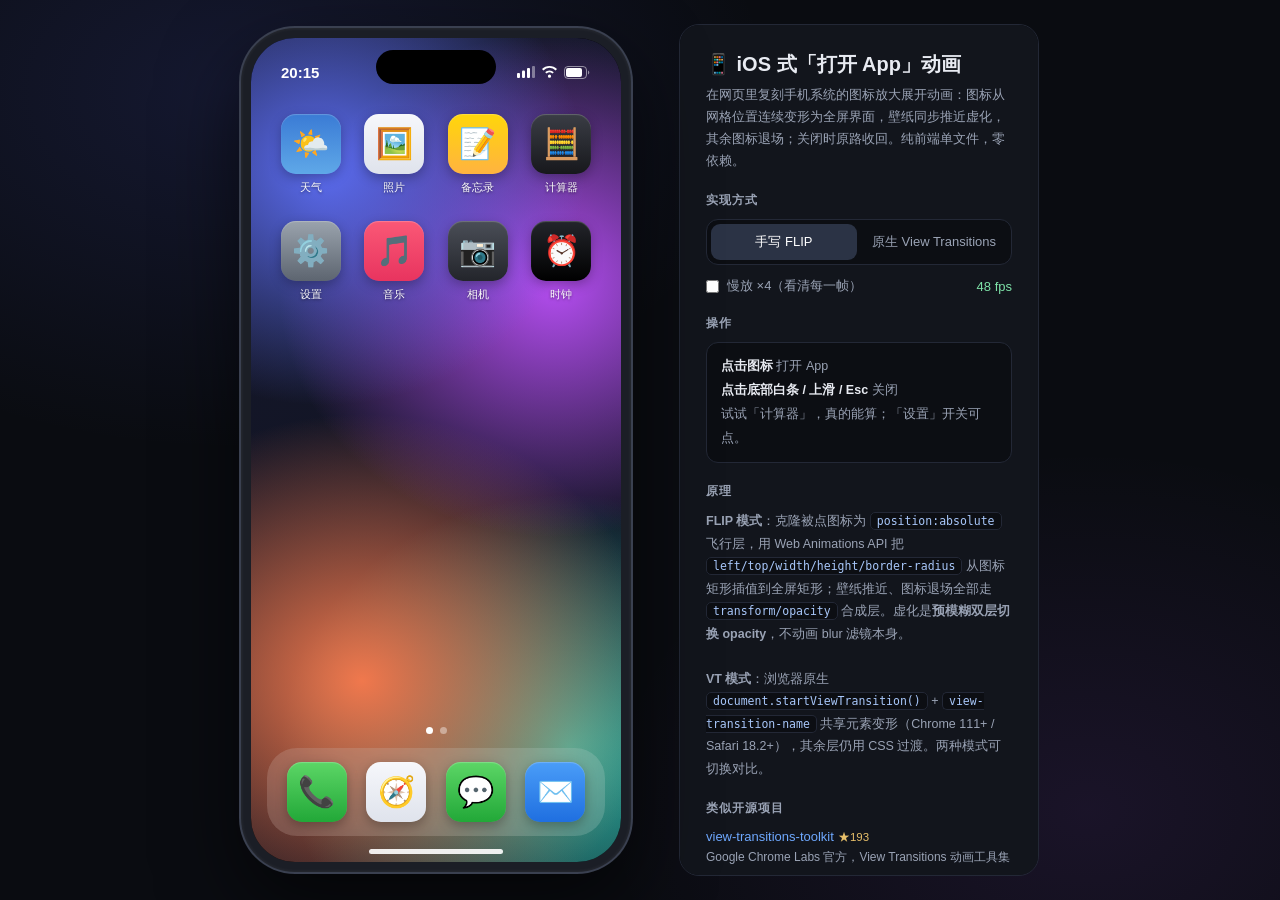
<file: demo/app-open-animation.html>
<!DOCTYPE html>
<html lang="zh-CN">
<head>
<meta charset="UTF-8">
<meta name="viewport" content="width=device-width, initial-scale=1.0">
<title>iOS 式打开动画 · Web Demo</title>
<style>
  :root{
    --ios-ease: cubic-bezier(0.32, 0.72, 0, 1);
    --speed: 1; /* 慢放时置 4 */
    --dur-open: calc(500ms * var(--speed));
    --dur-chrome: calc(480ms * var(--speed));
    --accent: #6ea8fe;
    --panel-bg: #12151c;
    --panel-border: #232836;
    --text: #e8ebf2;
    --muted: #9aa3b5;
  }
  *{ margin:0; padding:0; box-sizing:border-box; }
  html,body{ height:100%; }
  body{
    background:
      radial-gradient(900px 600px at 18% 10%, rgba(88,101,242,.14), transparent 60%),
      radial-gradient(800px 600px at 85% 90%, rgba(168,85,247,.10), transparent 60%),
      #0a0c11;
    color:var(--text);
    font-family:-apple-system,BlinkMacSystemFont,"Segoe UI","PingFang SC","Microsoft YaHei",sans-serif;
    display:flex; align-items:center; justify-content:center; gap:48px;
    padding:24px; overflow:hidden;
  }

  /* ============ 手机外壳 ============ */
  .stage{ flex:0 0 auto; }
  .phone{
    width:390px; height:844px; position:relative;
    border-radius:54px; padding:10px;
    background:#1b1e26;
    box-shadow:0 0 0 2px #3a4050, 0 30px 80px rgba(0,0,0,.6), inset 0 0 4px rgba(255,255,255,.08);
    transform-origin:top left;
  }
  .screen{
    position:relative; width:100%; height:100%;
    border-radius:44px; overflow:hidden; background:#000;
    user-select:none; -webkit-user-select:none; touch-action:manipulation;
  }

  /* 壁纸：清晰层 + 预模糊层（blur 是静态滤镜，只切换 opacity，不动画 blur 本身） */
  .wall-wrap{ position:absolute; inset:0; transition:transform var(--dur-chrome) var(--ios-ease); will-change:transform; }
  .wall, .wall-blur{ position:absolute; inset:0;
    background:
      radial-gradient(420px 380px at 20% 16%, #5b6cf0 0%, transparent 62%),
      radial-gradient(460px 420px at 82% 30%, #b44df0 0%, transparent 60%),
      radial-gradient(520px 460px at 30% 78%, #f0784d 0%, transparent 58%),
      radial-gradient(480px 420px at 86% 86%, #2fb7a6 0%, transparent 60%),
      linear-gradient(160deg, #171a2e 0%, #0d0f1c 100%);
  }
  .wall-blur{ filter:blur(28px) saturate(1.35) brightness(.82); transform:scale(1.18); opacity:0;
    transition:opacity var(--dur-chrome) var(--ios-ease); }
  .wall-dim{ position:absolute; inset:0; background:#000; opacity:0;
    transition:opacity var(--dur-chrome) var(--ios-ease); }
  .screen.leaving-home .wall-wrap{ transform:scale(1.12); }
  .screen.leaving-home .wall-blur{ opacity:1; }
  .screen.leaving-home .wall-dim{ opacity:.22; }

  /* 状态栏 + 灵动岛 */
  .statusbar{ position:absolute; top:0; left:0; right:0; height:54px; z-index:60;
    display:flex; align-items:center; justify-content:space-between; padding:14px 30px 0;
    font-size:15px; font-weight:600; color:#fff; pointer-events:none; }
  .island{ position:absolute; top:12px; left:50%; transform:translateX(-50%);
    width:120px; height:34px; border-radius:20px; background:#000; z-index:61; }
  .sb-icons{ display:flex; gap:6px; align-items:center; }
  .sb-icons svg{ display:block; }

  /* ============ 主屏幕 ============ */
  .home{ position:absolute; inset:0; z-index:10; display:flex; flex-direction:column; padding:76px 24px 0; }
  .grid{ display:grid; grid-template-columns:repeat(4,1fr); gap:26px 12px; justify-items:center; }
  .icon{ display:flex; flex-direction:column; align-items:center; gap:6px; cursor:pointer;
    transition:opacity calc(280ms * var(--speed)) ease, transform var(--dur-chrome) var(--ios-ease);
    -webkit-tap-highlight-color:transparent; }
  .icon:active .tile{ transform:scale(.88); }
  .tile{ width:60px; height:60px; border-radius:15px; display:flex; align-items:center; justify-content:center;
    font-size:30px; line-height:1; box-shadow:0 4px 12px rgba(0,0,0,.28), inset 0 1px 1px rgba(255,255,255,.22);
    transition:transform .18s var(--ios-ease); position:relative; }
  .icon-label{ font-size:11px; color:#fff; text-shadow:0 1px 3px rgba(0,0,0,.5);
    transition:opacity calc(240ms * var(--speed)) ease; }
  .icon.icon-hidden .tile, .icon.icon-hidden .icon-label{ visibility:hidden; }
  .screen.leaving-home .icon:not(.icon-active){ opacity:0; transform:scale(.9); }
  .screen.leaving-home .icon.icon-active .icon-label{ opacity:0; }

  .dots{ display:flex; gap:7px; justify-content:center; margin-top:auto; margin-bottom:14px;
    transition:opacity calc(240ms * var(--speed)) ease; }
  .dots i{ width:7px; height:7px; border-radius:50%; background:rgba(255,255,255,.4); }
  .dots i.on{ background:#fff; }
  .screen.leaving-home .dots{ opacity:0; }

  .dock{ margin:0 -8px 26px; padding:14px 10px; border-radius:30px;
    background:rgba(255,255,255,.14); backdrop-filter:blur(20px); -webkit-backdrop-filter:blur(20px);
    display:grid; grid-template-columns:repeat(4,1fr); justify-items:center;
    transition:opacity calc(280ms * var(--speed)) ease, transform var(--dur-chrome) var(--ios-ease); }
  .dock .icon-label{ display:none; }
  .screen.leaving-home .dock{ opacity:0; transform:translateY(14px) scale(.96); }

  /* 飞行克隆层：唯一参与几何变形的元素 */
  .fly{ position:absolute; z-index:40; display:flex; align-items:center; justify-content:center;
    overflow:hidden; box-shadow:0 18px 60px rgba(0,0,0,.45); }
  .fly-glyph{ font-size:30px; line-height:1; will-change:transform,opacity; }

  /* App 内容层 */
  .app{ position:absolute; inset:0; z-index:30; opacity:0; background:#0c0e13; color:#f2f4f8;
    display:flex; flex-direction:column; overflow:hidden; }
  .app.shown{ opacity:1; }
  .app.vt{ transition:none !important; }
  .app-head{ padding:66px 22px 14px; font-size:26px; font-weight:700; flex:0 0 auto; }
  .app-body{ flex:1; overflow-y:auto; padding:0 22px 40px; scrollbar-width:none; }
  .app-body::-webkit-scrollbar{ display:none; }

  /* Home 指示条 */
  .home-bar{ position:absolute; bottom:8px; left:50%; transform:translateX(-50%);
    width:134px; height:5px; border-radius:3px; background:rgba(255,255,255,.9); z-index:70; cursor:pointer; }
  .swipe-zone{ position:absolute; bottom:0; left:0; right:0; height:30px; z-index:69; }

  /* ============ 各 App 界面 ============ */
  /* 天气 */
  .app-weather{ background:linear-gradient(180deg,#2a5298 0%,#4a7bc4 55%,#7fa8d9 100%); }
  .weather-hero{ text-align:center; padding:64px 0 30px; }
  .weather-city{ font-size:30px; font-weight:500; }
  .weather-temp{ font-size:88px; font-weight:200; line-height:1.05; }
  .weather-cond{ font-size:17px; opacity:.92; }
  .weather-hl{ font-size:15px; opacity:.85; margin-top:2px; }
  .wcard{ background:rgba(255,255,255,.14); border-radius:16px; padding:14px 16px; margin-bottom:14px;
    backdrop-filter:blur(8px); -webkit-backdrop-filter:blur(8px); }
  .wcard h4{ font-size:12px; font-weight:600; opacity:.75; margin-bottom:10px; letter-spacing:.4px; }
  .whours{ display:flex; justify-content:space-between; text-align:center; font-size:13px; }
  .whours .h{ display:flex; flex-direction:column; gap:7px; }
  .whours .h b{ font-size:15px; font-weight:600; }
  .wday{ display:flex; align-items:center; gap:12px; padding:7px 0; font-size:15px; border-top:1px solid rgba(255,255,255,.14); }
  .wday:first-of-type{ border-top:none; }
  .wday .d{ width:52px; } .wday .ic{ width:26px; text-align:center; }
  .wday .bar{ flex:1; height:4px; border-radius:2px; background:linear-gradient(90deg,#7fd4f0,#ffd76e); opacity:.9; }
  .wday .lo{ opacity:.7; width:30px; text-align:right; } .wday .hi{ width:30px; text-align:right; }

  /* 照片 */
  .photo-grid{ display:grid; grid-template-columns:repeat(3,1fr); gap:3px; }
  .photo-grid div{ aspect-ratio:1; border-radius:3px; }
  .seg{ display:flex; gap:8px; padding:0 22px 12px; }
  .seg span{ font-size:13px; padding:5px 14px; border-radius:14px; background:#1d222d; color:var(--muted); }
  .seg span.on{ background:#3b82f6; color:#fff; }

  /* 备忘录 */
  .app-notes{ background:#101216; }
  .note-card{ background:#1b1e26; border-radius:14px; padding:14px 16px; margin-bottom:10px; }
  .note-card b{ font-size:16px; display:block; margin-bottom:4px; }
  .note-card p{ font-size:13px; color:var(--muted); line-height:1.5; }
  .note-card time{ font-size:11px; color:#6b7385; display:block; margin-top:6px; }
  .notes-count{ font-size:12px; color:var(--muted); text-align:center; padding:14px 0 4px; }

  /* 计算器 */
  .app-calc{ background:#000; }
  .calc-disp{ flex:1; display:flex; align-items:flex-end; justify-content:flex-end;
    padding:0 26px 12px; font-size:76px; font-weight:300; color:#fff; min-height:150px;
    overflow:hidden; white-space:nowrap; }
  .calc-keys{ display:grid; grid-template-columns:repeat(4,1fr); gap:12px; padding:0 18px 40px; }
  .ck{ aspect-ratio:1; border-radius:50%; border:none; font-size:28px; color:#fff; background:#333;
    cursor:pointer; font-family:inherit; transition:filter .12s; }
  .ck:active{ filter:brightness(1.5); }
  .ck.fn{ background:#a5a5a5; color:#000; }
  .ck.op{ background:#ff9f0a; font-size:32px; }
  .ck.op.armed{ background:#fff; color:#ff9f0a; }
  .ck.zero{ aspect-ratio:auto; border-radius:40px; grid-column:span 2; text-align:left; padding-left:30px; }

  /* 设置 */
  .set-group{ background:#1b1e26; border-radius:14px; margin-bottom:16px; overflow:hidden; }
  .set-row{ display:flex; align-items:center; gap:12px; padding:12px 16px; border-top:1px solid #262b37; font-size:15px; }
  .set-row:first-child{ border-top:none; }
  .set-ic{ width:28px; height:28px; border-radius:7px; display:flex; align-items:center; justify-content:center; font-size:15px; flex:0 0 auto; }
  .set-row .lbl{ flex:1; }
  .switch{ width:46px; height:27px; border-radius:14px; background:#3a4050; position:relative; cursor:pointer; transition:background .2s; flex:0 0 auto; }
  .switch::after{ content:""; position:absolute; top:2px; left:2px; width:23px; height:23px; border-radius:50%;
    background:#fff; transition:transform .2s var(--ios-ease); box-shadow:0 1px 3px rgba(0,0,0,.4); }
  .switch.on{ background:#34c759; } .switch.on::after{ transform:translateX(19px); }
  .chev{ color:#5b6373; font-size:16px; }

  /* 音乐 */
  .app-music{ background:linear-gradient(180deg,#3a2547 0%,#171021 70%); }
  .music-art{ width:230px; height:230px; border-radius:16px; margin:16px auto 26px;
    background:conic-gradient(from 210deg at 50% 50%, #f97316, #ec4899, #8b5cf6, #3b82f6, #f97316);
    box-shadow:0 20px 60px rgba(0,0,0,.5); display:flex; align-items:center; justify-content:center; font-size:64px; }
  .music-title{ text-align:center; font-size:20px; font-weight:700; }
  .music-artist{ text-align:center; font-size:15px; color:#c9a8e8; margin-top:3px; }
  .music-prog{ height:5px; border-radius:3px; background:rgba(255,255,255,.18); margin:24px 22px 8px; overflow:hidden; }
  .music-prog i{ display:block; height:100%; width:34%; border-radius:3px; background:rgba(255,255,255,.85); }
  .music-time{ display:flex; justify-content:space-between; font-size:11px; color:var(--muted); padding:0 22px; }
  .music-ctrl{ display:flex; justify-content:center; gap:44px; margin-top:22px; font-size:30px; }
  .music-ctrl button{ background:none; border:none; color:#fff; font-size:30px; cursor:pointer; font-family:inherit; }
  .music-ctrl .play{ font-size:44px; }

  /* 时钟 */
  .app-clock{ background:#000; }
  .clock-big{ text-align:center; font-size:72px; font-weight:200; padding:30px 0 4px; font-variant-numeric:tabular-nums; }
  .clock-date{ text-align:center; color:var(--muted); font-size:15px; margin-bottom:26px; }
  .clock-row{ display:flex; justify-content:space-between; align-items:baseline; padding:13px 2px; border-top:1px solid #1e222b; }
  .clock-row .city{ font-size:13px; color:var(--muted); } .clock-row .city b{ display:block; font-size:19px; color:#fff; font-weight:500; }
  .clock-row .t{ font-size:34px; font-weight:200; font-variant-numeric:tabular-nums; }

  /* Safari */
  .app-safari{ background:#101216; }
  .safari-bar{ margin:0 0 18px; background:#1d222d; border-radius:12px; padding:10px 16px; text-align:center; color:var(--muted); font-size:14px; }
  .fav-grid{ display:grid; grid-template-columns:repeat(4,1fr); gap:18px 8px; }
  .fav{ display:flex; flex-direction:column; align-items:center; gap:7px; font-size:11px; color:var(--muted); }
  .fav i{ width:52px; height:52px; border-radius:13px; background:#1d222d; display:flex; align-items:center; justify-content:center; font-size:24px; font-style:normal; }

  /* 占位 */
  .app-generic{ align-items:center; justify-content:center; text-align:center; }
  .app-generic .g-ic{ font-size:76px; margin-bottom:18px; }
  .app-generic h2{ font-size:24px; margin-bottom:10px; }
  .app-generic p{ color:var(--muted); font-size:14px; line-height:1.7; padding:0 40px; }

  /* ============ View Transitions 模式 ============ */
  ::view-transition-old(root), ::view-transition-new(root){ animation:none; }
  ::view-transition-group(app-morph){
    animation-duration:var(--dur-open);
    animation-timing-function:var(--ios-ease);
  }
  ::view-transition-old(app-morph){ animation:vt-out calc(220ms * var(--speed)) ease-in both; }
  ::view-transition-new(app-morph){ animation:vt-in calc(340ms * var(--speed)) calc(120ms * var(--speed)) ease-out both; }
  @keyframes vt-out{ to{ opacity:0; } }
  @keyframes vt-in{ from{ opacity:0; } }

  /* ============ 侧栏说明 ============ */
  .panel{ width:360px; max-height:calc(100vh - 48px); overflow-y:auto; flex:0 0 auto;
    background:var(--panel-bg); border:1px solid var(--panel-border); border-radius:20px; padding:26px;
    scrollbar-width:thin; scrollbar-color:#2c3342 transparent; }
  .panel h1{ font-size:20px; margin-bottom:6px; }
  .panel .sub{ font-size:13px; color:var(--muted); line-height:1.7; margin-bottom:18px; }
  .panel h3{ font-size:12px; letter-spacing:1px; color:var(--muted); margin:20px 0 10px; text-transform:uppercase; }
  .segbtn{ display:flex; background:#0c0e13; border:1px solid var(--panel-border); border-radius:12px; padding:4px; gap:4px; }
  .segbtn button{ flex:1; border:none; background:none; color:var(--muted); font-size:13px; padding:9px 6px;
    border-radius:9px; cursor:pointer; font-family:inherit; transition:background .15s,color .15s; }
  .segbtn button.on{ background:#2b3345; color:#fff; }
  .segbtn button:disabled{ opacity:.4; cursor:not-allowed; }
  .rowline{ display:flex; align-items:center; justify-content:space-between; margin-top:12px; font-size:13px; color:var(--muted); }
  .fps{ font-variant-numeric:tabular-nums; color:#7ee2a8; font-size:13px; }
  .hint{ font-size:12.5px; color:var(--muted); line-height:1.9; background:#0c0e13; border:1px solid var(--panel-border);
    border-radius:12px; padding:12px 14px; }
  .hint b{ color:var(--text); font-weight:600; }
  .refs{ list-style:none; }
  .refs li{ margin-bottom:10px; font-size:13px; line-height:1.55; }
  .refs a{ color:var(--accent); text-decoration:none; }
  .refs a:hover{ text-decoration:underline; }
  .refs .star{ color:#e8c06a; font-size:11.5px; margin-left:4px; }
  .refs .desc{ color:var(--muted); font-size:12px; display:block; }
  .tech{ font-size:12.5px; color:var(--muted); line-height:1.8; }
  .tech code{ background:#0c0e13; border:1px solid var(--panel-border); border-radius:5px; padding:1px 6px;
    font-size:11.5px; color:#a8c7fa; font-family:Consolas,monospace; }

  @media (max-width:900px){
    body{ flex-direction:column; overflow-y:auto; gap:24px; align-items:center; justify-content:flex-start; }
    .stage{ margin-top:6px; }
    .panel{ width:min(420px, 100%); max-height:none; }
  }
  @media (prefers-reduced-motion: reduce){
    :root{ --speed:0.001 !important; }
  }
</style>
</head>
<body>

<div class="stage" id="stage">
  <div class="phone" id="phone">
    <div class="screen" id="screen">
      <div class="wall-wrap">
        <div class="wall"></div>
        <div class="wall-blur"></div>
        <div class="wall-dim"></div>
      </div>

      <div class="home" id="home">
        <div class="grid" id="grid"></div>
        <div class="dots"><i class="on"></i><i></i></div>
        <div class="dock" id="dock"></div>
      </div>

      <div class="statusbar">
        <span id="sbTime">9:41</span>
        <span class="sb-icons">
          <svg width="18" height="12" viewBox="0 0 18 12" fill="#fff"><rect x="0" y="7" width="3" height="5" rx="1"/><rect x="5" y="4.5" width="3" height="7.5" rx="1"/><rect x="10" y="2" width="3" height="10" rx="1"/><rect x="15" y="0" width="3" height="12" rx="1" opacity=".4"/></svg>
          <svg width="17" height="12" viewBox="0 0 17 12" fill="#fff"><path d="M8.5 9.6a1.6 1.6 0 1 0 0 3.2 1.6 1.6 0 0 0 0-3.2zM8.5 5.4c-1.7 0-3.2.7-4.3 1.8l1.4 1.4a4.1 4.1 0 0 1 5.8 0l1.4-1.4a6 6 0 0 0-4.3-1.8zM8.5 1C5.6 1 3 2.2 1 4.1l1.4 1.4a8 8 0 0 1 12.2 0L16 4.1C14 2.2 11.4 1 8.5 1z" transform="translate(0,-1)"/></svg>
          <svg width="27" height="13" viewBox="0 0 27 13"><rect x="0.5" y="0.5" width="22" height="12" rx="3.5" fill="none" stroke="#fff" stroke-opacity=".5"/><rect x="2" y="2" width="16" height="9" rx="2" fill="#fff"/><path d="M24 4.5v4a2.2 2.2 0 0 0 0-4z" fill="#fff" fill-opacity=".5"/></svg>
        </span>
      </div>
      <div class="island"></div>

      <div class="swipe-zone" id="swipeZone"></div>
      <div class="home-bar" id="homeBar" title="点击或上滑关闭 App"></div>
    </div>
  </div>
</div>

<aside class="panel">
  <h1>📱 iOS 式「打开 App」动画</h1>
  <p class="sub">在网页里复刻手机系统的图标放大展开动画：图标从网格位置连续变形为全屏界面，壁纸同步推近虚化，其余图标退场；关闭时原路收回。纯前端单文件，零依赖。</p>

  <h3>实现方式</h3>
  <div class="segbtn" id="modeSeg">
    <button data-mode="flip" class="on">手写 FLIP</button>
    <button data-mode="vt" id="vtBtn">原生 View Transitions</button>
  </div>
  <div class="rowline">
    <label style="display:flex;align-items:center;gap:8px;cursor:pointer">
      <input type="checkbox" id="slowChk"> 慢放 ×4（看清每一帧）
    </label>
    <span class="fps" id="fps">-- fps</span>
  </div>

  <h3>操作</h3>
  <div class="hint">
    <b>点击图标</b> 打开 App<br>
    <b>点击底部白条 / 上滑 / Esc</b> 关闭<br>
    试试「计算器」，真的能算；「设置」开关可点。
  </div>

  <h3>原理</h3>
  <p class="tech">
    <b>FLIP 模式</b>：克隆被点图标为 <code>position:absolute</code> 飞行层，用 Web Animations API 把
    <code>left/top/width/height/border-radius</code> 从图标矩形插值到全屏矩形；壁纸推近、图标退场全部走
    <code>transform/opacity</code> 合成层。虚化是<b>预模糊双层切换 opacity</b>，不动画 blur 滤镜本身。<br><br>
    <b>VT 模式</b>：浏览器原生 <code>document.startViewTransition()</code> + <code>view-transition-name</code>
    共享元素变形（Chrome 111+ / Safari 18.2+），其余层仍用 CSS 过渡。两种模式可切换对比。
  </p>

  <h3>类似开源项目</h3>
  <ul class="refs">
    <li><a href="https://github.com/GoogleChromeLabs/view-transitions-toolkit" target="_blank">view-transitions-toolkit</a><span class="star">★193</span>
      <span class="desc">Google Chrome Labs 官方，View Transitions 动画工具集</span></li>
    <li><a href="https://github.com/Charca/view-transitions-live" target="_blank">view-transitions-live</a><span class="star">★325</span>
      <span class="desc">可交互的 View Transitions API 演示</span></li>
    <li><a href="https://github.com/antfu/vue-starport" target="_blank">vue-starport</a><span class="star">★1.9k</span>
      <span class="desc">antfu 的 Vue 跨路由共享元素飞行组件（同类思路）</span></li>
    <li><a href="https://github.com/lukejacksonn/homescreen" target="_blank">homescreen</a><span class="star">★37</span> /
      <a href="https://github.com/erickbogarin/ios-homescreen" target="_blank">ios-homescreen</a><span class="star">★45</span>
      <span class="desc">Web 复刻 iOS 主屏（含打开动画的早期实现）</span></li>
    <li><a href="https://aerotwist.com/blog/flip-your-animations/" target="_blank">FLIP Your Animations</a>
      <span class="desc">Paul Lewis 的 FLIP 技术原文，本 demo 手写模式的理论基础</span></li>
  </ul>
</aside>

<script>
"use strict";
/* ================= 应用配置 ================= */
const APPS = [
  { id:"weather", name:"天气",   glyph:"🌤️", bg:"linear-gradient(180deg,#3a7bd5,#5fa8e8)", dock:false },
  { id:"photos",  name:"照片",   glyph:"🖼️", bg:"linear-gradient(180deg,#f6f7fb,#dfe3ec)", dock:false },
  { id:"notes",   name:"备忘录", glyph:"📝", bg:"linear-gradient(180deg,#ffd60a,#ffb340)", dock:false },
  { id:"calc",    name:"计算器", glyph:"🧮", bg:"linear-gradient(180deg,#3a3d45,#17181c)", dock:false },
  { id:"settings",name:"设置",   glyph:"⚙️", bg:"linear-gradient(180deg,#9aa3ad,#5d6570)", dock:false },
  { id:"music",   name:"音乐",   glyph:"🎵", bg:"linear-gradient(180deg,#fa5876,#e8345f)", dock:false },
  { id:"camera",  name:"相机",   glyph:"📷", bg:"linear-gradient(180deg,#4a4e57,#23252b)", dock:false },
  { id:"clock",   name:"时钟",   glyph:"⏰", bg:"linear-gradient(180deg,#23252b,#000)",    dock:false },
  { id:"phone",   name:"电话",   glyph:"📞", bg:"linear-gradient(180deg,#5cd666,#22a838)", dock:true },
  { id:"safari",  name:"Safari", glyph:"🧭", bg:"linear-gradient(180deg,#f6f7fb,#dfe3ec)", dock:true },
  { id:"messages",name:"信息",   glyph:"💬", bg:"linear-gradient(180deg,#5cd666,#22a838)", dock:true },
  { id:"mail",    name:"邮件",   glyph:"✉️", bg:"linear-gradient(180deg,#4a9df8,#1f6fe0)", dock:true },
];

const screen = document.getElementById("screen");
const gridEl = document.getElementById("grid");
const dockEl = document.getElementById("dock");
const EASE = "cubic-bezier(0.32, 0.72, 0, 1)";
const SCREEN_RADIUS = 44;

let state = "home";        // home | opening | open | closing
let mode = "flip";         // flip | vt
let SPEED = 1;
let currentApp = null;     // { cfg, appEl, iconEl }
const vtSupported = typeof document.startViewTransition === "function";

/* ================= 主屏渲染 ================= */
for (const cfg of APPS) {
  const el = document.createElement("div");
  el.className = "icon";
  el.dataset.app = cfg.id;
  el.innerHTML = `<div class="tile" style="background:${cfg.bg}">${cfg.glyph}</div><span class="icon-label">${cfg.name}</span>`;
  el.addEventListener("click", () => openApp(cfg.id));
  (cfg.dock ? dockEl : gridEl).appendChild(el);
}

/* ================= App 内容模板 ================= */
const photoPalette = ["#f97316","#8b5cf6","#0ea5e9","#22c55e","#ec4899","#eab308","#14b8a6","#ef4444","#6366f1","#84cc16","#f43f5e","#06b6d4"];
function appHTML(cfg) {
  switch (cfg.id) {
    case "weather": return `
      <div class="weather-hero">
        <div class="weather-city">杭州</div>
        <div class="weather-temp">23°</div>
        <div class="weather-cond">晴间多云</div>
        <div class="weather-hl">最高 27° · 最低 18°</div>
      </div>
      <div class="app-body">
        <div class="wcard"><h4> hourly · 逐小时预报</h4><div class="whours">
          ${["现在","16时","17时","18时","19时","20时"].map((h,i)=>`<div class="h"><span>${h}</span><span>${["☀️","⛅","⛅","🌤️","🌙","🌙"][i]}</span><b>${[23,24,23,21,20,19][i]}°</b></div>`).join("")}
        </div></div>
        <div class="wcard"><h4>📅 5 天预报</h4>
          ${[["今天","☀️",18,27],["周四","🌤️",17,25],["周五","🌧️",15,21],["周六","⛅",14,22],["周日","☀️",16,26]].map(d=>`
            <div class="wday"><span class="d">${d[0]}</span><span class="ic">${d[1]}</span><span class="lo">${d[2]}°</span><span class="bar"></span><span class="hi">${d[3]}°</span></div>`).join("")}
        </div>
      </div>`;
    case "photos": return `
      <div class="app-head">照片</div>
      <div class="seg"><span class="on">年</span><span>月</span><span>日</span><span>所有</span></div>
      <div class="app-body"><div class="photo-grid">
        ${Array.from({length:27},(_,i)=>`<div style="background:linear-gradient(${135+i*23}deg,${photoPalette[i%12]},${photoPalette[(i+5)%12]})"></div>`).join("")}
      </div></div>`;
    case "notes": return `
      <div class="app-head" style="color:#ffd60a">备忘录</div>
      <div class="app-body">
        ${[
          ["雅思写作 Task 2 思路","Some people think that the best way to reduce crime is to give longer prison sentences. Others believe there are better alternatives…","今天 14:22"],
          ["口语 Part 2 素材","Describe a place you visited that has been affected by pollution. 关键词：river, used to, government…","今天 09:10"],
          ["本周打字目标","每天 100 个正确字符 × 5 天，保持 streak。错键重点：p / q / 分号。","昨天 22:41"],
          ["购物清单","牛奶、燕麦、鸡蛋、咖啡豆（深烘）、厨房纸。","11月24日"],
        ].map(n=>`<div class="note-card"><b>${n[0]}</b><p>${n[1]}</p><time>${n[2]}</time></div>`).join("")}
        <div class="notes-count">4 条备忘录</div>
      </div>`;
    case "calc": return `
      <div class="calc-disp" id="calcDisp">0</div>
      <div class="calc-keys" id="calcKeys">
        <button class="ck fn" data-k="C">AC</button><button class="ck fn" data-k="±">±</button><button class="ck fn" data-k="%">%</button><button class="ck op" data-k="÷">÷</button>
        <button class="ck" data-k="7">7</button><button class="ck" data-k="8">8</button><button class="ck" data-k="9">9</button><button class="ck op" data-k="×">×</button>
        <button class="ck" data-k="4">4</button><button class="ck" data-k="5">5</button><button class="ck" data-k="6">6</button><button class="ck op" data-k="−">−</button>
        <button class="ck" data-k="1">1</button><button class="ck" data-k="2">2</button><button class="ck" data-k="3">3</button><button class="ck op" data-k="+">+</button>
        <button class="ck zero" data-k="0">0</button><button class="ck" data-k=".">.</button><button class="ck op" data-k="=">=</button>
      </div>`;
    case "settings": return `
      <div class="app-head">设置</div>
      <div class="app-body">
        <div class="set-group">
          <div class="set-row"><span class="set-ic" style="background:#ff9f0a">✈️</span><span class="lbl">飞行模式</span><span class="switch" data-sw></span></div>
          <div class="set-row"><span class="set-ic" style="background:#3b82f6">📶</span><span class="lbl">无线局域网</span><span style="color:#8b93a5;font-size:13px">Evan-5G</span><span class="chev">›</span></div>
          <div class="set-row"><span class="set-ic" style="background:#3b82f6">🔵</span><span class="lbl">蓝牙</span><span class="switch on" data-sw></span></div>
        </div>
        <div class="set-group">
          <div class="set-row"><span class="set-ic" style="background:#8b5cf6">🔔</span><span class="lbl">通知</span><span class="chev">›</span></div>
          <div class="set-row"><span class="set-ic" style="background:#ef4444">🔊</span><span class="lbl">声音与触感</span><span class="chev">›</span></div>
          <div class="set-row"><span class="set-ic" style="background:#6366f1">🌙</span><span class="lbl">专注模式</span><span class="chev">›</span></div>
        </div>
        <div class="set-group">
          <div class="set-row"><span class="set-ic" style="background:#374151">🌗</span><span class="lbl">深色模式</span><span class="switch on" data-sw></span></div>
          <div class="set-row"><span class="set-ic" style="background:#22c55e">🔋</span><span class="lbl">电池</span><span style="color:#8b93a5;font-size:13px">87%</span><span class="chev">›</span></div>
        </div>
      </div>`;
    case "music": return `
      <div class="app-body" style="padding-top:70px">
        <div class="music-art">🎧</div>
        <div class="music-title">Midnight City</div>
        <div class="music-artist">M83 — Hurry Up, We're Dreaming</div>
        <div class="music-prog"><i id="musicProg"></i></div>
        <div class="music-time"><span>1:24</span><span>-2:40</span></div>
        <div class="music-ctrl"><button>⏮</button><button class="play" id="musicPlay">⏸</button><button>⏭</button></div>
      </div>`;
    case "clock": return `
      <div class="app-body" style="padding-top:64px">
        <div class="clock-big" id="clockBig">--:--</div>
        <div class="clock-date" id="clockDate"></div>
        ${[["伦敦",-8],["纽约",-13],["东京",1],["悉尼",3]].map(c=>`
          <div class="clock-row"><span class="city">今天<b>${c[0]}</b></span><span class="t" data-off="${c[1]}">--:--</span></div>`).join("")}
      </div>`;
    case "safari": return `
      <div class="app-body" style="padding-top:66px">
        <div class="safari-bar">🔍 搜索或输入网站名称</div>
        <div style="font-size:17px;font-weight:700;margin-bottom:14px">个人收藏</div>
        <div class="fav-grid">
          ${[["📰","新闻"],["🛒","购物"],["📺","视频"],["🎮","游戏"],["📚","阅读"],["🗺️","地图"],["💻","开发"],["🎨","设计"]].map(f=>`<div class="fav"><i>${f[0]}</i>${f[1]}</div>`).join("")}
        </div>
      </div>`;
    default: return `
      <div class="app-generic app-body" style="display:flex">
        <div><div class="g-ic">${cfg.glyph}</div><h2>${cfg.name}</h2>
        <p>这是演示占位界面。<br>本 demo 的重点是「打开 / 关闭」动画本身。</p></div>
      </div>`;
  }
}

/* ================= 几何工具 ================= */
function localRect(el) {
  const s = screen.getBoundingClientRect();
  const scale = s.width / screen.offsetWidth; // 外壳可能被响应式缩放
  const r = el.getBoundingClientRect();
  return { x:(r.left - s.left)/scale, y:(r.top - s.top)/scale, w:r.width/scale, h:r.height/scale };
}
function makeFly(cfg, rect, radius) {
  const fly = document.createElement("div");
  fly.className = "fly";
  fly.style.background = cfg.bg;
  fly.style.left = rect.x + "px"; fly.style.top = rect.y + "px";
  fly.style.width = rect.w + "px"; fly.style.height = rect.h + "px";
  fly.style.borderRadius = radius + "px";
  fly.innerHTML = `<div class="fly-glyph">${cfg.glyph}</div>`;
  screen.appendChild(fly);
  return fly;
}
function buildApp(cfg) {
  const appEl = document.createElement("div");
  appEl.className = "app app-" + cfg.id;
  appEl.innerHTML = appHTML(cfg);
  screen.appendChild(appEl);
  wireApp(cfg, appEl);
  return appEl;
}

/* ================= 打开 / 关闭 ================= */
function openApp(id) {
  if (state !== "home") return;
  const cfg = APPS.find(a => a.id === id);
  const iconEl = screen.querySelector(`.icon[data-app="${id}"]`);
  const tile = iconEl.querySelector(".tile");
  const rect = localRect(tile);
  const appEl = buildApp(cfg);
  currentApp = { cfg, appEl, iconEl };
  state = "opening";
  iconEl.classList.add("icon-active");
  screen.classList.add("leaving-home");

  if (mode === "vt" && vtSupported) openVT(cfg, appEl, iconEl);
  else openFLIP(cfg, appEl, iconEl, rect);
}

function openFLIP(cfg, appEl, iconEl, rect) {
  iconEl.classList.add("icon-hidden");
  const SW = screen.offsetWidth, SH = screen.offsetHeight;
  const fly = makeFly(cfg, rect, 15);
  const glyph = fly.querySelector(".fly-glyph");
  const D = 500 * SPEED;
  const a1 = fly.animate(
    [{ left:rect.x+"px", top:rect.y+"px", width:rect.w+"px", height:rect.h+"px", borderRadius:"15px" },
     { left:"0px", top:"0px", width:SW+"px", height:SH+"px", borderRadius:SCREEN_RADIUS+"px" }],
    { duration:D, easing:EASE, fill:"forwards" });
  const a2 = glyph.animate(
    [{ transform:"scale(1)", opacity:1 }, { transform:"scale(3)", opacity:0 }],
    { duration:D*0.72, delay:D*0.18, easing:"cubic-bezier(.4,0,.6,1)", fill:"forwards" });
  const a3 = appEl.animate(
    [{ opacity:0, transform:"scale(1.03)" }, { opacity:1, transform:"scale(1)" }],
    { duration:D*0.62, delay:D*0.34, easing:"ease-out", fill:"forwards" });
  Promise.all([a1.finished, a2.finished, a3.finished]).then(() => {
    fly.remove();
    appEl.classList.add("shown");
    appEl.style.opacity = ""; appEl.style.transform = "";
    state = "open";
  }).catch(()=>{});
}

function openVT(cfg, appEl, iconEl) {
  const tile = iconEl.querySelector(".tile");
  tile.style.viewTransitionName = "app-morph";
  const D = 500 * SPEED;
  document.documentElement.style.setProperty("--dur-open", D + "ms");
  const vt = document.startViewTransition(() => {
    iconEl.classList.add("icon-hidden");
    tile.style.viewTransitionName = "";
    appEl.classList.add("vt", "shown");
    appEl.style.viewTransitionName = "app-morph";
  });
  vt.finished.finally(() => {
    appEl.style.viewTransitionName = "";
    if (state === "opening") state = "open";
  });
}

function closeApp() {
  if (state !== "open" || !currentApp) return;
  state = "closing";
  const { cfg, appEl, iconEl } = currentApp;
  screen.classList.remove("leaving-home");

  if (mode === "vt" && vtSupported) closeVT(cfg, appEl, iconEl);
  else closeFLIP(cfg, appEl, iconEl);
}

function closeFLIP(cfg, appEl, iconEl) {
  const tile = iconEl.querySelector(".tile");
  const rect = localRect(tile);
  const SW = screen.offsetWidth, SH = screen.offsetHeight;
  const D = 450 * SPEED;
  const fly = makeFly(cfg, { x:0, y:0, w:SW, h:SH }, SCREEN_RADIUS);
  const glyph = fly.querySelector(".fly-glyph");
  glyph.style.transform = "scale(3)"; glyph.style.opacity = "0";
  appEl.animate([{ opacity:1 }, { opacity:0 }], { duration:D*0.36, easing:"ease-in", fill:"forwards" });
  const a1 = fly.animate(
    [{ left:"0px", top:"0px", width:SW+"px", height:SH+"px", borderRadius:SCREEN_RADIUS+"px" },
     { left:rect.x+"px", top:rect.y+"px", width:rect.w+"px", height:rect.h+"px", borderRadius:"15px" }],
    { duration:D, easing:EASE, fill:"forwards" });
  const a2 = glyph.animate(
    [{ transform:"scale(3)", opacity:0 }, { transform:"scale(1)", opacity:1 }],
    { duration:D*0.6, delay:D*0.3, easing:"ease-out", fill:"forwards" });
  Promise.all([a1.finished, a2.finished]).then(() => {
    fly.remove(); appEl.remove();
    iconEl.classList.remove("icon-hidden", "icon-active");
    currentApp = null; state = "home";
  }).catch(()=>{});
}

function closeVT(cfg, appEl, iconEl) {
  const tile = iconEl.querySelector(".tile");
  appEl.style.viewTransitionName = "app-morph";
  const D = 450 * SPEED;
  document.documentElement.style.setProperty("--dur-open", D + "ms");
  const vt = document.startViewTransition(() => {
    appEl.style.viewTransitionName = "";
    appEl.remove();
    tile.style.viewTransitionName = "app-morph";
    iconEl.classList.remove("icon-hidden", "icon-active");
  });
  vt.finished.finally(() => {
    tile.style.viewTransitionName = "";
    currentApp = null;
    if (state === "closing") state = "home";
  });
}

/* ================= App 内交互 ================= */
function wireApp(cfg, appEl) {
  if (cfg.id === "calc") {
    const disp = appEl.querySelector("#calcDisp");
    let acc = null, op = null, cur = "0", fresh = true;
    const fmt = n => { const s = String(Math.round(n * 1e10) / 1e10); return s.length > 12 ? n.toExponential(5) : s; };
    const calc = (a, b, o) => o === "+" ? a + b : o === "−" ? a - b : o === "×" ? a * b : (b === 0 ? NaN : a / b);
    appEl.querySelector("#calcKeys").addEventListener("click", e => {
      const k = e.target.dataset.k; if (!k) return;
      appEl.querySelectorAll(".ck.op").forEach(b => b.classList.remove("armed"));
      if (/[0-9]/.test(k)) { cur = fresh ? k : (cur === "0" ? k : cur + k); fresh = false; }
      else if (k === ".") { if (fresh) { cur = "0."; fresh = false; } else if (!cur.includes(".")) cur += "."; }
      else if (k === "C") { acc = null; op = null; cur = "0"; fresh = true; }
      else if (k === "±") { cur = cur.startsWith("-") ? cur.slice(1) : (cur !== "0" ? "-" + cur : cur); }
      else if (k === "%") { cur = fmt(parseFloat(cur) / 100); fresh = true; }
      else if (k === "=") { if (op && acc !== null) { cur = fmt(calc(acc, parseFloat(cur), op)); acc = null; op = null; fresh = true; } }
      else { if (op && acc !== null && !fresh) { acc = calc(acc, parseFloat(cur), op); cur = fmt(acc); } else acc = parseFloat(cur);
             op = k; fresh = true; e.target.classList.add("armed"); }
      disp.textContent = cur === "NaN" ? "错误" : cur;
      disp.style.fontSize = disp.textContent.length > 8 ? "52px" : "76px";
    });
  }
  if (cfg.id === "settings") {
    appEl.querySelectorAll("[data-sw]").forEach(sw => sw.addEventListener("click", () => sw.classList.toggle("on")));
  }
  if (cfg.id === "music") {
    const btn = appEl.querySelector("#musicPlay");
    btn.addEventListener("click", () => { btn.textContent = btn.textContent === "⏸" ? "▶️" : "⏸"; });
  }
}

/* ================= 关闭手势 ================= */
document.getElementById("homeBar").addEventListener("click", closeApp);
let swipeY = null;
const zone = document.getElementById("swipeZone");
zone.addEventListener("pointerdown", e => { swipeY = e.clientY; zone.setPointerCapture(e.pointerId); });
zone.addEventListener("pointerup", e => { if (swipeY !== null && swipeY - e.clientY > 24) closeApp(); swipeY = null; });
window.addEventListener("keydown", e => { if (e.key === "Escape") closeApp(); });

/* ================= 时钟 ================= */
function pad(n){ return String(n).padStart(2, "0"); }
function tickClock() {
  const now = new Date();
  const t = pad(now.getHours()) + ":" + pad(now.getMinutes());
  document.getElementById("sbTime").textContent = t;
  if (currentApp && currentApp.cfg.id === "clock" && currentApp.appEl.isConnected) {
    const el = currentApp.appEl;
    el.querySelector("#clockBig").textContent = t + ":" + pad(now.getSeconds());
    el.querySelector("#clockDate").textContent = `${now.getMonth()+1}月${now.getDate()}日 星期${"日一二三四五六"[now.getDay()]}`;
    el.querySelectorAll("[data-off]").forEach(s => {
      const d = new Date(now.getTime() + parseFloat(s.dataset.off) * 3600e3);
      s.textContent = pad(d.getHours()) + ":" + pad(d.getMinutes());
    });
  }
}
tickClock(); setInterval(tickClock, 1000);

/* ================= 控件 ================= */
const vtBtn = document.getElementById("vtBtn");
if (!vtSupported) { vtBtn.disabled = true; vtBtn.title = "当前浏览器不支持 View Transitions API"; }
document.getElementById("modeSeg").addEventListener("click", e => {
  const b = e.target.closest("button"); if (!b || b.disabled || state !== "home") return;
  mode = b.dataset.mode;
  document.querySelectorAll("#modeSeg button").forEach(x => x.classList.toggle("on", x === b));
});
document.getElementById("slowChk").addEventListener("change", e => {
  SPEED = e.target.checked ? 4 : 1;
  document.documentElement.style.setProperty("--speed", SPEED);
});

/* ================= 响应式缩放 ================= */
const phone = document.getElementById("phone"), stage = document.getElementById("stage");
function fit() {
  const narrow = window.innerWidth <= 900;
  const availW = narrow ? window.innerWidth - 32 : window.innerWidth - 360 - 48 - 64;
  const availH = narrow ? window.innerHeight * 0.82 : window.innerHeight - 48;
  const s = Math.min(1, availW / 390, availH / 844);
  phone.style.transform = `scale(${s})`;
  stage.style.width = 390 * s + "px"; stage.style.height = 844 * s + "px";
}
window.addEventListener("resize", fit); fit();

/* ================= FPS ================= */
let frames = 0, last = performance.now();
const fpsEl = document.getElementById("fps");
(function loop(now) {
  frames++;
  if (now - last >= 500) { fpsEl.textContent = Math.round(frames * 1000 / (now - last)) + " fps"; frames = 0; last = now; }
  requestAnimationFrame(loop);
})(performance.now());

/* 测试钩子 */
window.__demo = { get state(){ return state; }, get mode(){ return mode; }, openApp, closeApp, APPS };
</script>
</body>
</html>
</file>
